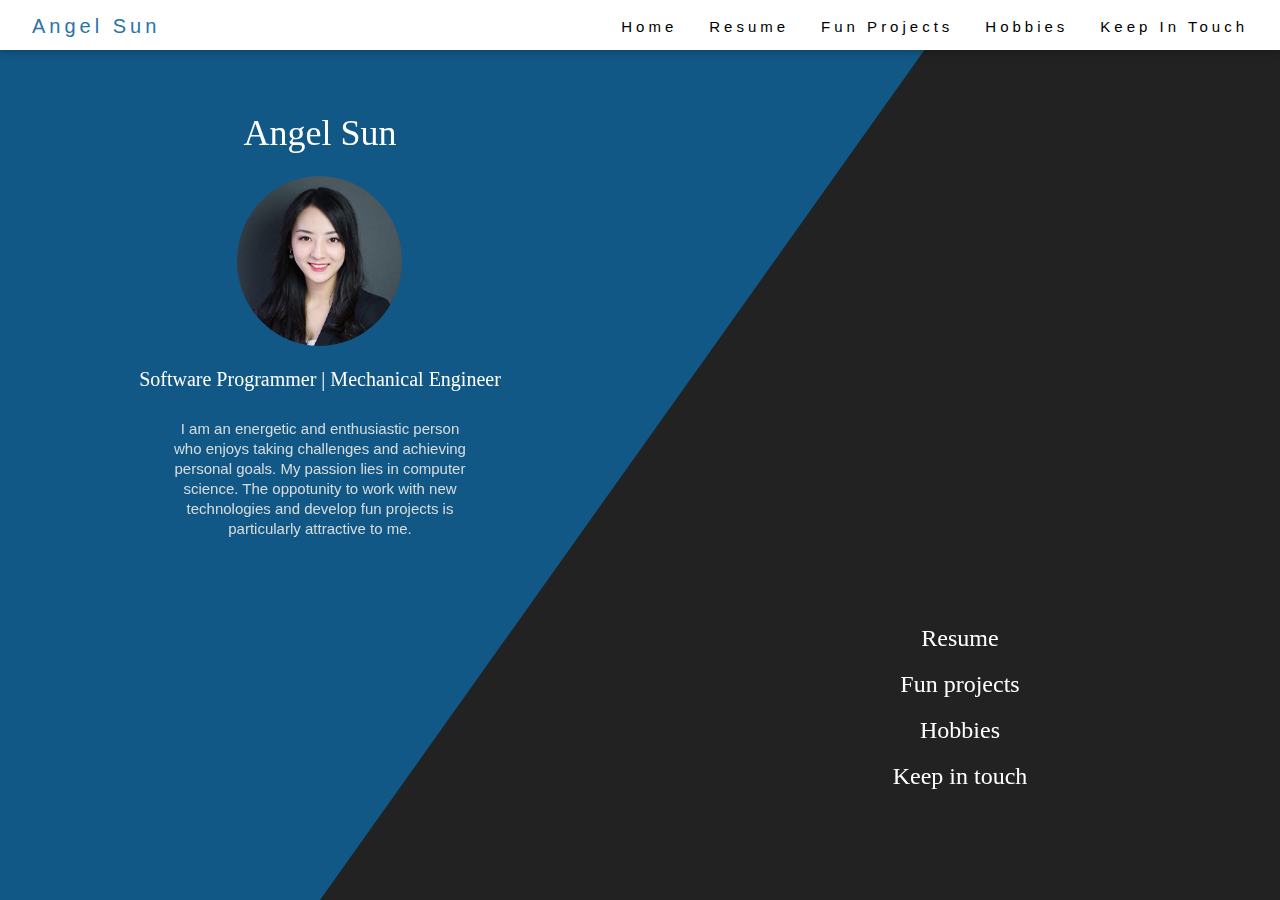
<file: index.html>
<!DOCTYPE html>
<html>
	<title>Angel Sun - Personal Website</title>
    <meta charset="UTF-8">
    <meta name="viewport" content="width=device-width, initial-scale=1">
    <meta http-equiv="cache-control" content="max-age=0" />
    <meta http-equiv="cache-control" content="no-cache" />
    <meta http-equiv="expires" content="0" />
    <meta http-equiv="expires" content="Tue, 01 Jan 1980 1:00:00 GMT" />
    <meta http-equiv="pragma" content="no-cache" />
    <link rel="stylesheet" href="https://cdnjs.cloudflare.com/ajax/libs/font-awesome/4.7.0/css/font-awesome.min.css">
    <link rel="stylesheet" href="css/w3.css">
    <link rel="stylesheet" href="css/transparentBackground.css">
    <link rel="stylesheet" href="https://www.w3schools.com/lib/w3-colors-safety.css">
    <link rel="stylesheet" href="css/style.css">
<body>
    <div class="backgroundImg" style = 'position: fixed; height: 100%; width: 100%; z-index: 1'></div>
    <div class="vector right w3-text-white" style = 'position: fixed; height: 100%; width: 100%;'>
        <div>
            <svg viewBox="0 0 40 100" preserveAspectRatio="none">
                <polygon points="30,0 40,0 40,100 10,100" />
            </svg>  
        </div>
    </div>





    <div class="w3-top w3-display-container w3-card-2" style = 'height: 50px; z-index: 4'>
        <div class="w3-bar w3-white w3-padding" style="letter-spacing:4px; height: 100%">
            <a class="w3-display-right w3-button w3-hide-large" href="javascript:void(0)" onclick="myFunction()" title="Toggle Navigation Menu">
                <i class="fa fa-bars"></i>
            </a>

            <a href="index.html" class="w3-bar-item w3-button w3-text-safety-blue" style = 'font-size: 20px; line-height: 20px; '>Angel Sun</a>
        <!-- Right-sided navbar links. Hide them on small screens -->
            <div class="w3-right w3-hide-medium ">
                <a href="index.html" class="w3-bar-item w3-button">Home</a>
                <a href="resume.html" class="w3-bar-item w3-button">Resume</a>
                <a href="fun.html" class="w3-bar-item w3-button">Fun Projects</a>
                <a href="hobbies.html" class="w3-bar-item w3-button">Hobbies</a>
                <a href="contact.html" class="w3-bar-item w3-button">Keep In Touch</a>
            </div>
        </div>
    </div>

    <div id="navDemo" class="w3-bar-block w3-hide-large w3-top w3-border-top w3-white w3-card-2" style="margin-top:50px; display: none; z-index: 3;">
        <a href="index.html" class="w3-bar-item w3-button">Home</a>
        <a href="resume.html" class="w3-bar-item w3-button">Resume</a>
        <a href="fun.html" class="w3-bar-item w3-button">Fun Projects</a>
        <a href="hobbies.html" class="w3-bar-item w3-button">Hobbies</a>
        <a href="contact.html" class="w3-bar-item w3-button">Keep In Touch</a>
    </div>






	<div class = 'w3-display-topleft w3-padding-32 w3-container w3-half w3-center w3-text-white cus-top' style = 'z-index: 2'>
		<h1 class = 'w3-margin-bottom'>Angel Sun</h1>
		<div class = 'w3-center w3-margin '>
			<img src="images/portrait.jpg" style = 'height: 170px; width: 165px; border-radius: 50%'>
		</div>
		<h4 class = "w3-hide-small">Software Programmer | Mechanical Engineer</h4>
		<p class = 'w3-quarter'></p>
		<p class ='w3-half w3-hide-medium w3-hide-small' style = 'color: #D7DDDD; line-height: 20px'>
			I am an energetic and enthusiastic person who enjoys taking challenges and achieving personal goals. My passion lies in computer science. The oppotunity to work with new technologies and develop fun projects is particularly attractive to me.
		</p>
	</div>

	<div class = 'w3-display-bottomright w3-padding-32 w3-container w3-half w3-center w3-text-white' style = 'margin-bottom: 5%; z-index: 2' >
		<a href = 'resume.html'><h3>Resume</h3></a>
		<a href = 'fun.html'><h3>Fun projects</h3></a>
		<a href = 'hobbies.html'><h3>Hobbies</h3></a>
		<a href = 'contact.html'><h3>Keep in touch</h3></a>
	</div>


	<script src="https://ajax.googleapis.com/ajax/libs/jquery/2.1.1/jquery.min.js"></script>
	<script src="js/index.js"></script>

</body>
</html>
</file>
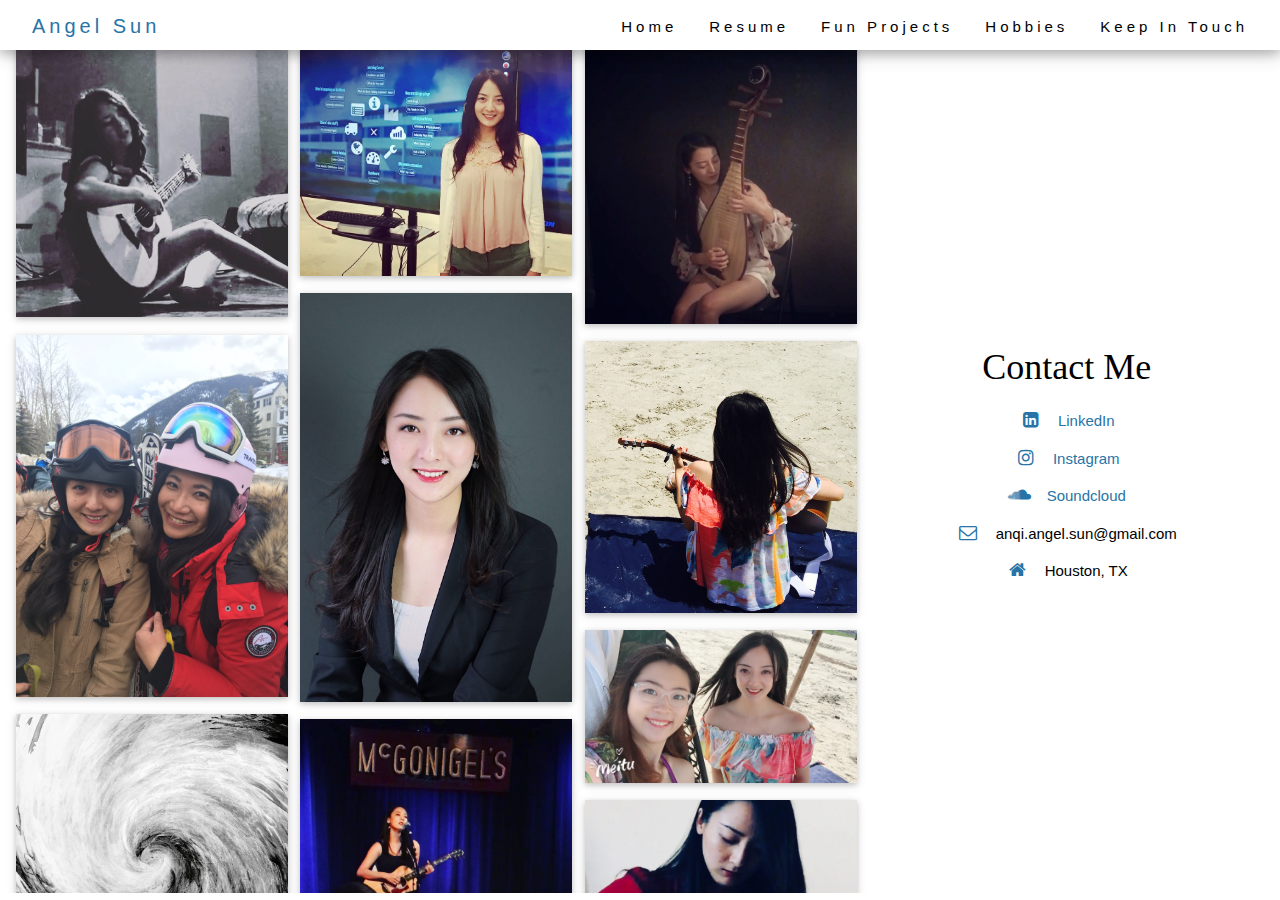
<file: contactOld.html>
<!DOCTYPE html>
<html>
	<title>Angel Sun - Personal Website</title>
    <meta charset="UTF-8">
    <meta name="viewport" content="width=device-width, initial-scale=1">
    <meta http-equiv="cache-control" content="max-age=0" />
    <meta http-equiv="cache-control" content="no-cache" />
    <meta http-equiv="expires" content="0" />
    <meta http-equiv="expires" content="Tue, 01 Jan 1980 1:00:00 GMT" />
    <meta http-equiv="pragma" content="no-cache" />
    <link rel="stylesheet" href="https://cdnjs.cloudflare.com/ajax/libs/font-awesome/4.7.0/css/font-awesome.min.css">
    <link rel="stylesheet" href="css/w3.css">
    <link rel="stylesheet" href="css/transparentBackground.css">
    <link rel="stylesheet" href="https://www.w3schools.com/lib/w3-colors-safety.css">
    <link rel="stylesheet" href="css/style.css">
    <style type="text/css">
        ::-webkit-scrollbar {
            width: 0px;  /* remove scrollbar space */
            background: transparent;  /* optional: just make scrollbar invisible */
        }
        /* optional: show position indicator in red */
        ::-webkit-scrollbar-thumb {
            background: #FF0000;
        }
    </style>
<body >
    <div class="backgroundImgFive w3-white" style = 'position: fixed; height: 100%; width: 100%; z-index: 1;'></div>




    <div class="w3-top w3-display-container" style = 'height: 50px; z-index: 3'>
        <div class="w3-bar w3-white w3-padding w3-card-4" style="letter-spacing:4px; height: 100%">
            <a class="w3-display-right w3-button w3-hide-large" href="javascript:void(0)" onclick="myFunction()" title="Toggle Navigation Menu">
                <i class="fa fa-bars"></i>
            </a>

            <a href="index.html" class="w3-bar-item w3-button w3-text-safety-blue" style = 'font-size: 20px; line-height: 20px; '>Angel Sun</a>
        <!-- Right-sided navbar links. Hide them on small screens -->
            <div class="w3-right  w3-hide-medium ">
                <a href="index.html" class="w3-bar-item w3-button">Home</a>
                <a href="resume.html" class="w3-bar-item w3-button">Resume</a>
                <a href="fun.html" class="w3-bar-item w3-button">Fun Projects</a>
                <a href="hobbies.html" class="w3-bar-item w3-button">Hobbies</a>
                <a href="contact.html" class="w3-bar-item w3-button">Keep In Touch</a>
            </div>
        </div>
    </div>

    <div id="navDemo" class="w3-bar-block w3-hide-large w3-top w3-border-top" style="margin-top:50px; display: none; z-index: 3; background-color: rgba(255, 255, 255, 0.7);">
        <a href="index.html" class="w3-bar-item w3-button">Home</a>
        <a href="resume.html" class="w3-bar-item w3-button">Resume</a>
        <a href="fun.html" class="w3-bar-item w3-button">Fun Projects</a>
        <a href="hobbies.html" class="w3-bar-item w3-button">Hobbies</a>
        <a href="contact.html" class="w3-bar-item w3-button">Keep In Touch</a>
    </div>





    <div style = 'width: 100%; margin-top: 2.3%; height: 96%; position: fixed; z-index: 1;' class = 'w3-display-container w3-row'>
        


        <div class="w3-row  w3-hide-small" id="myGrid" style="margin-bottom:128px; overflow: auto; height: 100%;  z-index: 2;">
            <div class = "w3-twothird"> 
                <div class="w3-third">
                    <img class = "w3-margin-top w3-margin-left w3-card" src="images/guitarPlaying.jpg" style="width:95.5%">
                    
                    <img class = "w3-margin-top w3-margin-left w3-card" src="images/skiing.JPG" style="width:95.5%">
                    <img class = "w3-margin-top w3-margin-left w3-card" src="images/finale.jpg" style="width:95.5%">                    
                    <img class = "w3-margin-top w3-margin-left w3-card" src="images/purple.JPG" style="width:95.5%">
                </div>

                <div class="w3-third">
                    <img class = "w3-margin-top w3-margin-left w3-card" src="images/SDESshowcase.jpg" style="width:95.5%">
                    <img class = "w3-margin-top w3-margin-left w3-card" src="images/professional.JPG" style="width:95.5%">                    
                    <img class = "w3-margin-top w3-margin-left w3-card" src="images/bar.JPG" style="width:95.5%">        
                    
                </div>

                <div class="w3-third">
                    <img class = "w3-margin-top w3-margin-left w3-card" src="images/pipa.png" style="width:95.5%">
                    <img class = "w3-margin-top w3-margin-left w3-card" src="images/beachGuitar.jpg" style="width:95.5%"> 
                    <img class = "w3-margin-top w3-margin-left w3-card" src="images/beach.jpg" style="width:95.5%">
                    <img class = "w3-margin-top w3-margin-left w3-card" src="images/guitarElec.jpg" style="width:95.5%">
                </div>
            </div>


        </div>


        <div class = 'w3-row w3-third w3-center w3-display-right'>
            <h1 class = "w3-margin">Contact Me</h1>
            <p class = " w3-text-safety-blue w3-hover-text-blue">
                <a href = "https://www.linkedin.com/in/anqi-sun-5346b197/"  target="_newtab" ><i class="fa fa-linkedin-square fa-fw w3-margin-right w3-large" aria-hidden="true"></i><span >LinkedIn</span></a>
            </p>
            <p class = " w3-text-safety-blue w3-hover-text-blue">
                <a href = "https://www.instagram.com/anqi3766/"  target="_newtab" ><i class="fa fa-instagram fa-fw w3-margin-right w3-large" aria-hidden="true"></i>Instagram</a>
            </p>
            <p class = " w3-text-safety-blue w3-hover-text-blue">
                <a href = "https://soundcloud.com/anqi-sun"  target="_newtab" ><i class="fa fa-soundcloud fa-fw w3-margin-right w3-large" aria-hidden="true"></i>Soundcloud</a>
            </p>
            <p>
                <i class="fa fa-envelope-o fa-fw w3-margin-right w3-large w3-text-safety-blue"></i>anqi.angel.sun@gmail.com
            </p>
            <p>
                <i class="fa fa-home fa-fw w3-margin-right w3-large w3-text-safety-blue"></i>Houston, TX
            </p>
        </div>


        

        
    </div>


	<script src="https://ajax.googleapis.com/ajax/libs/jquery/2.1.1/jquery.min.js"></script>
	<script src="js/index.js"></script>

</body>
</html>
</file>
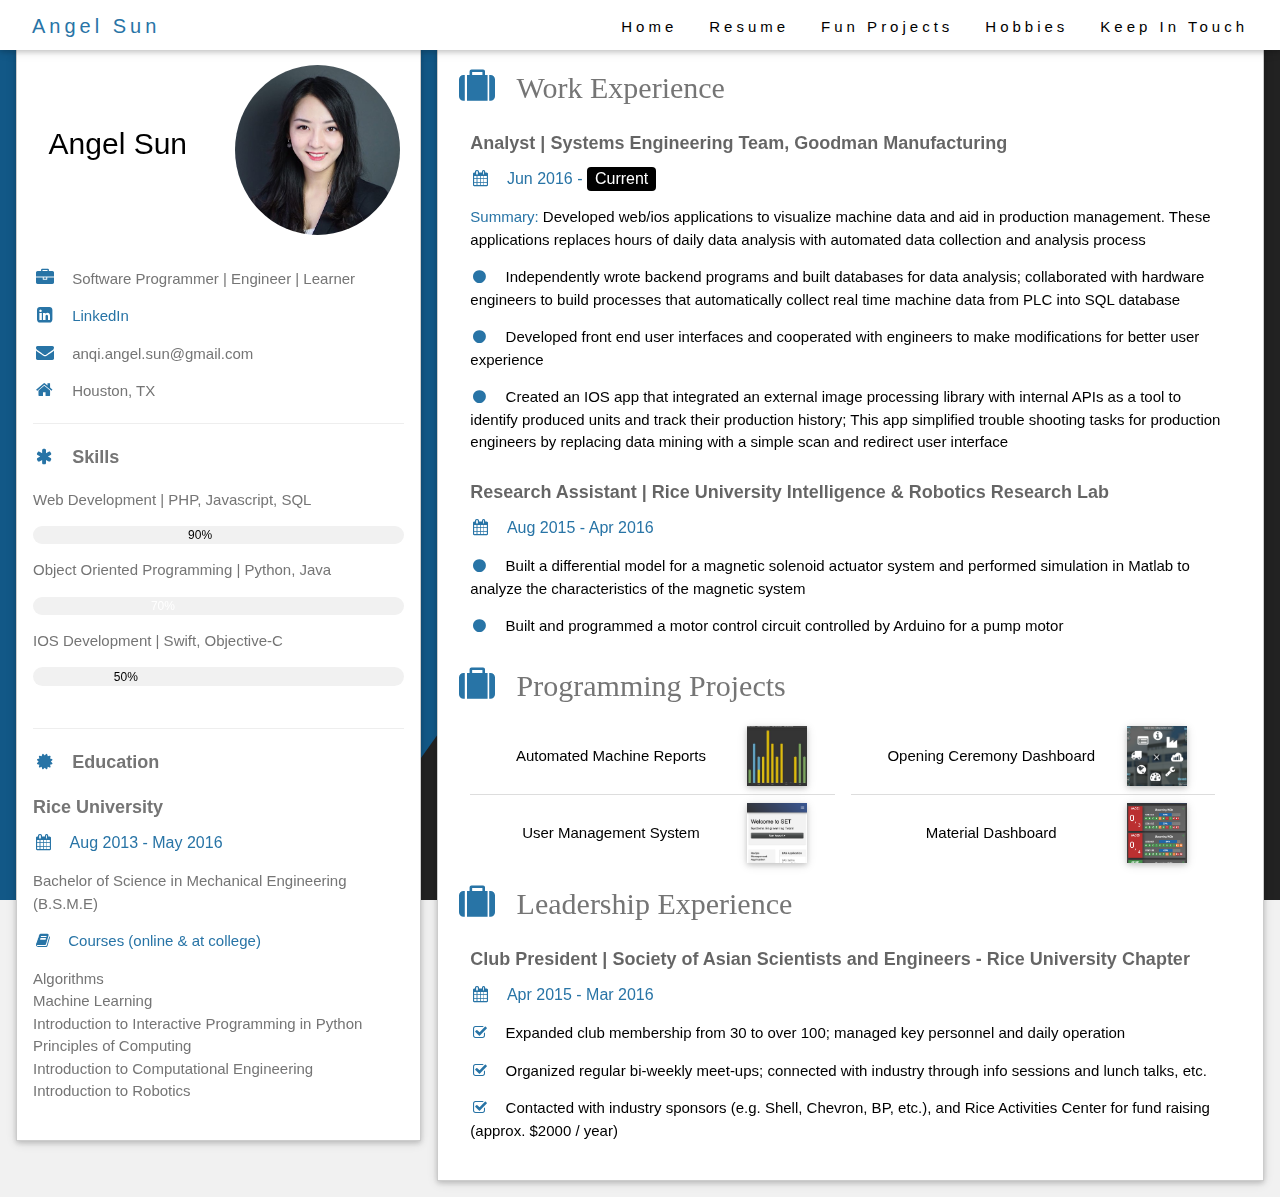
<file: resume.html>
<!DOCTYPE html>
<html>
<head>
    <title>Angel Sun - Personal Website</title>
    <meta charset="UTF-8">
    <meta name="viewport" content="width=device-width, initial-scale=1">
    <meta http-equiv="cache-control" content="max-age=0" />
    <meta http-equiv="cache-control" content="no-cache" />
    <meta http-equiv="expires" content="0" />
    <meta http-equiv="expires" content="Tue, 01 Jan 1980 1:00:00 GMT" />
    <meta http-equiv="pragma" content="no-cache" />
    <link rel="stylesheet" href="https://cdnjs.cloudflare.com/ajax/libs/font-awesome/4.7.0/css/font-awesome.min.css">
    <link rel="stylesheet" href="css/w3.css">
    <link rel="stylesheet" href="css/transparentBackground.css">
    <link rel="stylesheet" href="https://www.w3schools.com/lib/w3-colors-safety.css">
    <link rel="stylesheet" href="css/style.css">
</head>

<body class="w3-light-grey w3-display-container">


    <div class="backgroundImg" style = 'position: fixed; height: 100%; width: 100%; z-index: 1'></div>
    <div class="vector right w3-text-white" style = 'position: fixed; height: 100%; width: 100%;'>
        <div>
            <svg viewBox="0 0 40 100" preserveAspectRatio="none">
                <polygon points="30,0 40,0 40,100 10,100" />
            </svg>  
        </div>
    </div>






    <div class="w3-top w3-display-container w3-card-2" style = 'height: 50px; z-index: 4'>
        <div class="w3-bar w3-white w3-padding" style="letter-spacing:4px; height: 100%">
            <a class="w3-display-right w3-button w3-hide-large" href="javascript:void(0)" onclick="myFunction()" title="Toggle Navigation Menu">
                <i class="fa fa-bars"></i>
            </a>

            <a href="index.html" class="w3-bar-item w3-button w3-text-safety-blue" style = 'font-size: 20px; line-height: 20px; '>Angel Sun</a>
        <!-- Right-sided navbar links. Hide them on small screens -->
            <div class="w3-right  w3-hide-medium ">
                <a href="index.html" class="w3-bar-item w3-button">Home</a>
                <a href="resume.html" class="w3-bar-item w3-button">Resume</a>
                <a href="fun.html" class="w3-bar-item w3-button">Fun Projects</a>
                <a href="hobbies.html" class="w3-bar-item w3-button">Hobbies</a>
                <a href="contact.html" class="w3-bar-item w3-button">Keep In Touch</a>
            </div>
        </div>
    </div>

    <div id="navDemo" class="w3-bar-block w3-hide-large w3-top w3-border-top w3-white w3-card-2" style="margin-top:50px; display: none; z-index: 3;">
        <a href="index.html" class="w3-bar-item w3-button">Home</a>
        <a href="resume.html" class="w3-bar-item w3-button">Resume</a>
        <a href="fun.html" class="w3-bar-item w3-button">Fun Projects</a>
        <a href="hobbies.html" class="w3-bar-item w3-button">Hobbies</a>
        <a href="contact.html" class="w3-bar-item w3-button">Keep In Touch</a>
    </div>






    <div style = 'height:32px'></div>


    <!-- Page Container -->
    
    <div class="w3-content w3-margin-top" style="max-width:1400px; position: relative;  z-index: 2">

        <!-- The Grid -->
        <div class="w3-row-padding">

        <!-- Left Column -->
        <div class="w3-third">

            <div class="w3-white w3-text-grey w3-border w3-card">
                <div class="w3-display-container w3-padding-8 w3-hide-small" >
                    <div class="w3-container w3-text-black w3-half w3-center" style = 'margin: 0px'>
                        <p style = 'line-height: 130px; font-size: 30px'>Angel Sun</p>
                    </div>
                    <div class = 'w3-center w3-margin w3-third'>
                        <img src="images/portrait.jpg" style = 'height: 170px; width: 165px; border-radius: 50%'>
                    </div>
                </div>

                <div class="w3-padding-32 w3-hide-large w3-hide-medium" >
                    <div class="w3-display-container w3-text-black w3-col s6 w3-center" style = 'margin: 0px; height: 100px;'>
                        <div class = "w3-display-middle w3-large" style = "width: 100%">Angel Sun</div>
                    </div>
                    <div class = 'w3-col s6 w3-center'>
                        <img src="images/portrait.jpg" style = 'width: 100px; border-radius: 50%'>
                    </div>
                </div>

                <div class="w3-container">
                    <p><i class="fa fa-briefcase fa-fw w3-margin-right w3-large w3-text-safety-blue"></i>Software Programmer | Engineer | Learner</p>
                    <p class = "w3-text-safety-blue  w3-hover-text-blue"><a href = "https://www.linkedin.com/in/anqi-sun-5346b197/"  target="_newtab" ><i class="fa fa-linkedin-square fa-fw w3-margin-right w3-large " aria-hidden="true"></i>LinkedIn</a></p>
                    <p><i class="fa fa-envelope fa-fw w3-margin-right w3-large w3-text-safety-blue"></i>anqi.angel.sun@gmail.com</p>
                    <p><i class="fa fa-home fa-fw w3-margin-right w3-large w3-text-safety-blue"></i>Houston, TX</p>
                    <hr>

                    <p class="w3-large"><b><i class="fa fa-asterisk fa-fw w3-margin-right w3-text-safety-blue"></i>Skills</b></p>
                    <p>Web Development | PHP, Javascript, SQL</p>
                    <div class="w3-light-grey w3-round-xlarge w3-small">
                        <div class="w3-container w3-center w3-round-xlarge w3-safety-blue" style="width:90%;">90%</div>
                    </div>
                    <p>Object Oriented Programming | Python, Java</p>
                    <div class="w3-light-grey w3-round-xlarge w3-small">
                        <div class="w3-container w3-center w3-round-xlarge w3-safety-blue" style="width:70%">
                            <div class="w3-center w3-text-white">70%</div>
                        </div>
                    </div>
                    <p>IOS Development | Swift, Objective-C</p>
                    <div class="w3-light-grey w3-round-xlarge w3-small">
                        <div class="w3-container w3-center w3-round-xlarge w3-safety-blue" style="width:50%">50%</div>
                    </div>

                    <br>
                    <hr>

                    <p class="w3-large"><b><i class="fa fa-certificate fa-fw w3-margin-right w3-text-safety-blue"></i>Education</b></p>
                    <h5 ><b>Rice University</b></h5>
                    <h6 class="w3-text-safety-blue"><i class="fa fa-calendar fa-fw w3-margin-right"></i>Aug 2013 - May 2016</h6>
                    <p>Bachelor of Science in Mechanical Engineering (B.S.M.E)</p>
                    <p class="w3-text-safety-blue"><i class="fa fa-book fa-fw w3-margin-right" aria-hidden="true"></i>Courses (online & at college)</p>
                    <p>
                        Algorithms<br>
                        Machine Learning <br>
                        Introduction to Interactive Programming in Python<br>
                        Principles of Computing<br>
                        Introduction to Computational Engineering<br>
                        Introduction to Robotics</p>
                    <br>
                </div>
            </div><br>

        <!-- End Left Column -->
        </div>

        <!-- Right Column -->
        <div class="w3-twothird">

            <div class="w3-container w3-border w3-white w3-margin-bottom w3-card">
                <h2 class="w3-text-grey w3-padding-8 mobileFont w3-margin-top"><i class="fa fa-suitcase fa-fw w3-margin-right w3-xxlarge w3-text-safety-blue"></i>Work Experience</h2>

                <div class="w3-container">
                    <h5 class="w3-opacity"><b>Analyst | Systems Engineering Team, Goodman Manufacturing</b></h5>
                    <h6 class="w3-text-safety-blue"><i class="fa fa-calendar fa-fw w3-margin-right"></i>Jun 2016 - <span class="w3-tag w3-safety-blue w3-round">Current</span></h6>

                    <p>
                    <span class="w3-text-safety-blue">Summary: </span>
                    Developed web/ios applications to visualize machine data and aid in production management. These applications replaces hours of daily data analysis with automated data collection and analysis process</b></h5>
                    </p>
                    <p>
                    <i class="fa fa-circle w3-text-safety-blue fa-fw w3-margin-right" aria-hidden="true"></i>Independently wrote backend programs and built databases for data analysis; collaborated with hardware engineers to build processes that automatically collect real time machine data from PLC into SQL database </p>
                    <p>
                    <i class="fa fa-circle w3-text-safety-blue fa-fw w3-margin-right" aria-hidden="true"></i>Developed front end user interfaces and cooperated with engineers to make modifications for better user experience</p>
                    <p>
                    <i class="fa fa-circle w3-text-safety-blue fa-fw w3-margin-right" aria-hidden="true"></i>Created an IOS app that integrated an external image processing library with internal APIs as a tool to identify produced units and track their production history; This app simplified trouble shooting tasks for production engineers by replacing data mining with a simple scan and redirect user interface</p>

                </div>

                <div class="w3-container">
                    <h5 class="w3-opacity"><b>Research Assistant | Rice University Intelligence & Robotics Research Lab</b></h5>
                    <h6 class="w3-text-safety-blue"><i class="fa fa-calendar fa-fw w3-margin-right"></i>Aug 2015 - Apr 2016</h6>

                    <p>
                    <i class="fa fa-circle w3-text-safety-blue fa-fw w3-margin-right" aria-hidden="true"></i>Built a differential model for a magnetic solenoid actuator system and performed simulation in Matlab to analyze the characteristics of the magnetic system
                    </p>

                    <p>
                    <i class="fa fa-circle w3-text-safety-blue fa-fw w3-margin-right" aria-hidden="true"></i>Built and programmed a motor control circuit controlled by Arduino for a pump motor 
                    </p>

                </div>


                <h2 class="w3-text-grey w3-padding-8 mobileFont"><i class="fa fa-suitcase fa-fw w3-margin-right w3-xxlarge w3-text-safety-blue"></i>Programming Projects</h2>

                <div class="w3-container">
                    <div class = 'w3-half w3-hide-small'>
                        <ul class="w3-ul w3-hoverable w3-margin-right">
                            <li>
                                <div  style ='cursor: pointer; height: 60px; vertical-align: middle'>
                                    <a href = "fun.html#phsreports">
                                        <div class = 'w3-threequarter w3-center' style = 'line-height: 60px'>Automated Machine Reports</div>
                                        <div class = 'w3-quarter w3-center'><img src="images/d.jpg" class = 'w3-hide-small w3-card' style = 'height: 60px; width: 60px; margin: 0px'></div>
                                    </a>
                                </div>
                            </li>
                            <li class = 'w3-center'>
                                <div  style ='cursor: pointer; height: 60px; vertical-align: middle'>
                                    <a href = "fun.html#setApps">
                                        <div class = 'w3-threequarter w3-center' style = 'line-height: 60px'>User Management System</div>
                                        <div class = 'w3-quarter w3-center'><img src="images/setMobileIcon.png" class = 'w3-hide-small w3-card' style = 'height: 60px; width: 60px; margin: 0px'></div>
                                    </a>
                                </div>
                            </li>
                        </ul>
                    </div>
                    <div class = 'w3-half w3-hide-small'>
                        <ul class="w3-ul w3-hoverable w3-margin-right">
                            <li>
                                <div  style ='cursor: pointer; height: 60px; vertical-align: middle'>
                                    <a href = "fun.html#sdes">
                                        <div class = 'w3-threequarter w3-center' style = 'line-height: 60px'>Opening Ceremony Dashboard</div>
                                        <div class = 'w3-quarter w3-center'><img src="images/sdes.png" class = 'w3-hide-small w3-card' style = 'height: 60px; width: 60px; margin: 0px'></div>
                                    </a>
                                </div>
                            </li>
                            <li class = 'w3-center'>
                                <div  style ='cursor: pointer; height: 60px; vertical-align: middle'>
                                    <a href = "fun.html#materialDash">
                                        <div class = 'w3-threequarter w3-center' style = 'line-height: 60px'>Material Dashboard</div>
                                        <div class = 'w3-quarter w3-center'><img src="images/materialdashmobile.png" class = 'w3-hide-small w3-card' style = 'height: 60px; width: 60px; margin: 0px'></div>
                                    </a>
                                </div>
                            </li>
                        </ul>
                    </div>


                    <ul class="w3-ul w3-hoverable w3-margin-right w3-hide-large w3-hide-medium">
                        <li>
                            <div  style ='cursor: pointer; height: 60px; vertical-align: middle'>
                                <a href = "fun.html#phsreports">
                                    <div class = 'w3-threequarter w3-center' style = 'line-height: 60px'>Automated Machine Reports</div>
                                    <div class = 'w3-quarter w3-center'><img src="images/d.jpg" class = 'w3-hide-small w3-card' style = 'height: 60px; width: 60px; margin: 0px'></div>
                                </a>
                            </div>
                        </li>
                        <li class = 'w3-center'>
                            <div  style ='cursor: pointer; height: 60px; vertical-align: middle'>
                                <a href = "fun.html#setApps">
                                    <div class = 'w3-threequarter w3-center' style = 'line-height: 60px'>User Management System</div>
                                    <div class = 'w3-quarter w3-center'><img src="images/setMobileIcon.png" class = 'w3-hide-small w3-card' style = 'height: 60px; width: 60px; margin: 0px'></div>
                                </a>
                            </div>
                        </li>

                        <li>
                            <div  style ='cursor: pointer; height: 60px; vertical-align: middle'>
                                <a href = "fun.html#sdes">
                                    <div class = 'w3-threequarter w3-center' style = 'line-height: 60px'>Opening Ceremony Dashboard</div>
                                    <div class = 'w3-quarter w3-center'><img src="images/sdes.png" class = 'w3-hide-small w3-card' style = 'height: 60px; width: 60px; margin: 0px'></div>
                                </a>
                            </div>
                        </li>
                        <li class = 'w3-center'>
                            <div  style ='cursor: pointer; height: 60px; vertical-align: middle'>
                                <a href = "fun.html#materialDash">
                                    <div class = 'w3-threequarter w3-center' style = 'line-height: 60px'>Material Dashboard</div>
                                    <div class = 'w3-quarter w3-center'><img src="images/materialdashmobile.png" class = 'w3-hide-small w3-card' style = 'height: 60px; width: 60px; margin: 0px'></div>
                                </a>
                            </div>
                        </li>
                    </ul>
                </div>


                <h2 class="w3-text-grey w3-padding-8 mobileFont"><i class="fa fa-suitcase fa-fw w3-margin-right w3-xxlarge w3-text-safety-blue"></i>Leadership Experience</h2>

                <div class="w3-container">
                    <h5 class="w3-opacity"><b>Club President | Society of Asian Scientists and Engineers - Rice University Chapter</b></h5>
                    <h6 class="w3-text-safety-blue"><i class="fa fa-calendar fa-fw w3-margin-right"></i>Apr 2015 - Mar 2016</h6>
                    <p>
                        <i class="fa fa-check-square-o w3-text-safety-blue fa-fw w3-margin-right" aria-hidden="true"></i>Expanded club membership from 30 to over 100; managed key personnel and daily operation
                    </p>
                    <p>
                        <i class="fa fa-check-square-o w3-text-safety-blue fa-fw w3-margin-right" aria-hidden="true"></i>Organized regular bi-weekly meet-ups; connected with industry through info sessions and lunch talks, etc.
                    </p>
                    <p>
                        <i class="fa fa-check-square-o w3-text-safety-blue fa-fw w3-margin-right" aria-hidden="true"></i>Contacted with industry sponsors (e.g. Shell, Chevron, BP, etc.), and Rice Activities Center for fund raising (approx. $2000 / year)
                    </p>
                    <br>
                </div>
            </div>

        <!-- End Right Column -->
        </div>

        <!-- End Grid -->
        </div>
      
      <!-- End Page Container -->
    </div>

    <script src="https://ajax.googleapis.com/ajax/libs/jquery/2.1.1/jquery.min.js"></script>
    <script src="js/index.js"></script>
</body>
</html>
</file>
<file: css/transparentBackground.css>
.backgroundImg
	{
background-image: url("https://www.transparenttextures.com/patterns/light-wool.png");
/*background-image: url("https://www.transparenttextures.com/patterns/light-wool.png");*/
opacity: 0.15;
z-index: -1;
}

.backgroundImgThree
	{
background-image: url("https://www.transparenttextures.com/patterns/crissxcross.png");
/*background-image: url("https://www.transparenttextures.com/patterns/light-wool.png");*/
opacity: 0.17;
z-index: -1;
}

.backgroundImgTwo
	{
background-image: url("https://www.transparenttextures.com/patterns/asfalt-dark.png");
/*background-image: url("https://www.transparenttextures.com/patterns/light-wool.png");*/
opacity: 0.7;
z-index: -1;
}


.backgroundImgFour
	{
background-image: url("https://www.transparenttextures.com/patterns/low-contrast-linen.png");
/*background-image: url("https://www.transparenttextures.com/patterns/light-wool.png");*/
opacity: 1;
z-index: -1;
}


.backgroundImgFive
	{
background-image: url("https://www.transparenttextures.com/patterns/bright-squares.png");
/*background-image: url("https://www.transparenttextures.com/patterns/light-wool.png");*/
opacity: 1;
z-index: -1;
}
/* This is mostly intended for prototyping; please download the pattern and re-host for production environments. Thank you! */
</file>
<file: css/style.css>
.vector {
  float: left;
  height: 100%;
  width: 100%;
  transition: all 1s;
  position: relative;
  background-color: hsl(204, 77%, 30%);
}

.vector:hover {
  background-color: #2874A6;
}

.angel-opaque {
  background-color: rgba(255, 255, 255, 0.6)
}

.angel-transparent {
  background-color: transparent;
}

svg {
  position: absolute;

  top: 0px;
  left: 0px;
  height: 100%;
  width: 100%;
  z-index: 0;
}
polygon {
  fill: #222;
}
.vector > span {
  position: absolute;
  display: block;
  padding: 10px;  
  z-index: 1;
}

.vector.right > span{
  width: 50%;
  height: 100%;
  left: 5px;
  top: 5px;  
}

h3 {
  cursor: pointer;
  
}

h3:hover {
  color: rgba(255, 255, 255, 0.7);
}

h1, h2, h3, h4 {
  font-family: Verdana;
}



.portrait {
    background-repeat: no-repeat;
    background-position: 50%;
    border-radius: 50%;
    width: 150px;
    height: 150px;
}

.defaultHide {
  display: none;
}

.cus-top {
  margin-top: 5%;
}

/*on mobile screen*/
@media (max-width: 991px)
{
  .mobileHide {
      display: none;
  }
  .mobileShow {
      display: block;
  }

  h1 {
    font-size: 23px
  }

  .cus-mobile{
    padding: 2px;
    padding-bottom: 2px !important;
    padding-top: 2px !important;
  }

  .w3-ul li {
    padding: 2px;
  }

  .timeline h2 {
    font-size: 25px
  }

  .mobileFont {
    font-size: 23px;
  }

  .w3-xxlarge {
    font-size: 25px !important;
  }

/*  .w3-ul li:first-child {
      border-top: 1px solid #ddd;
  }

  .w3-ul li:last-child {
      border-bottom: 1px solid #ddd;
  }*/

  .cus-top {
    margin-top: 10%;
  }

}

/*on PC screen*/
@media (min-width: 991px)
{
  .pcHide {
      display: none;
  }

  .cus-move-up {
    margin-top: -350px
  }
}


a {
  text-decoration: none;
}

.w3-text-safety-blue {
  color: #2874A6;
}

.w3-hover-text-safety-blue:hover {
  color: hsl(205, 100%, 80%);
}


ul {
  list-style: none;
  padding: 0;
}

.bullet li {
  padding-left: 1.5em;
  border-bottom: none !important;
  
}

.bullet li:before {
  content: "\f111"; /* FontAwesome Unicode */
  font-family: FontAwesome;
  display: inline-block;
  margin-left: -1.3em; /* same as padding-left set on li */
  width: 1.3em; /* same as padding-left set on li */
  color: #2874A6;
}



.innergrid li {
  padding-left: 1.5em;
  border-bottom: none !important;
  
}

.innergrid li:before {
  content: "\f00c"; /* FontAwesome Unicode */
  font-family: FontAwesome;
  display: inline-block;
  margin-left: -1.3em; /* same as padding-left set on li */
  width: 1.3em; /* same as padding-left set on li */
  color: #2874A6;
}
</file>
